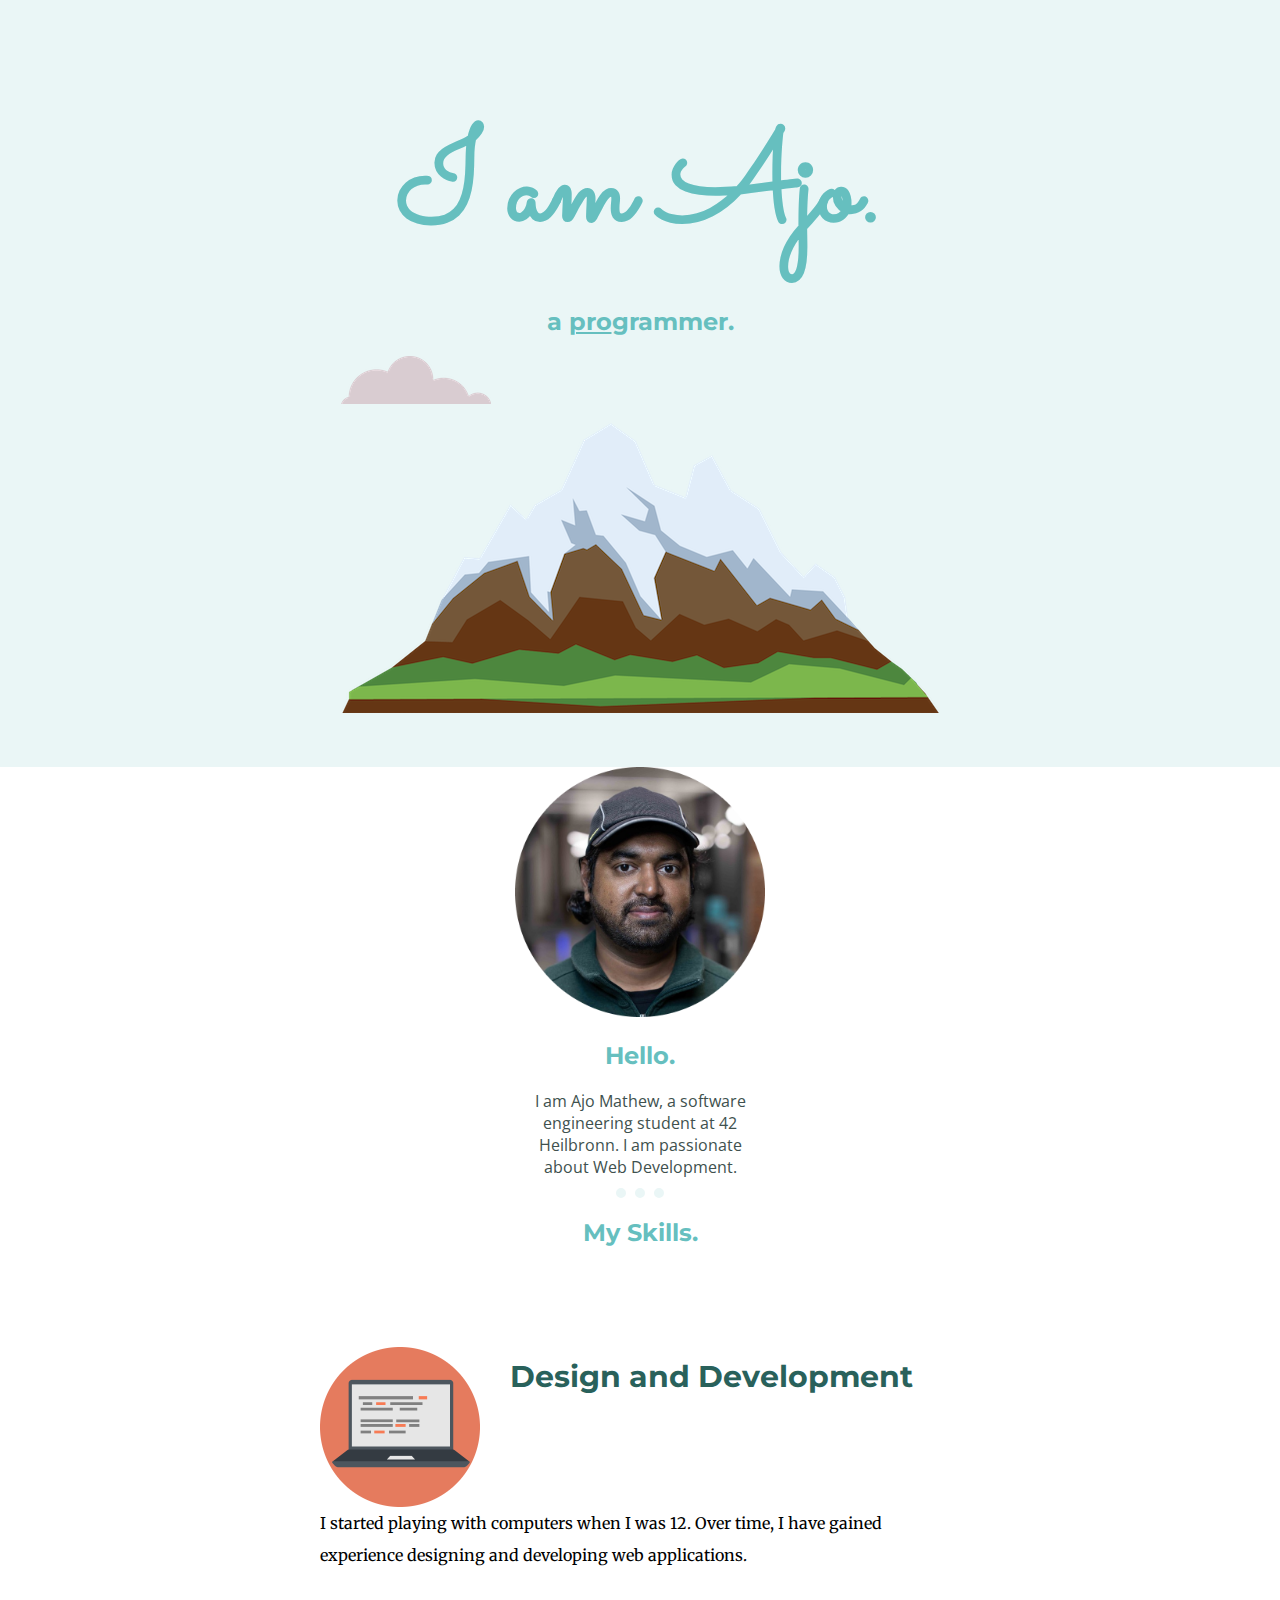
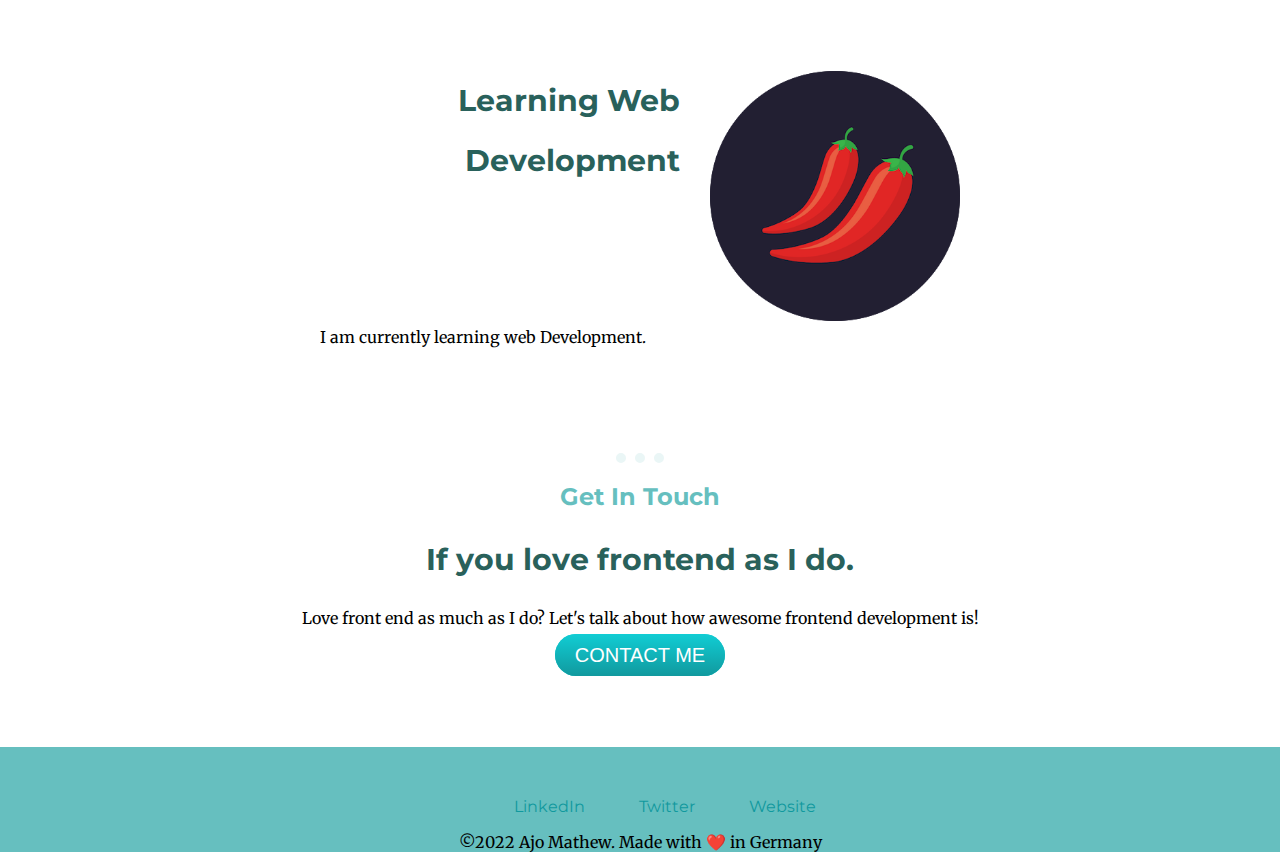
<file: index.html>
<!DOCTYPE html>
<html lang="en">
<head>
    <meta charset="UTF-8">
    <meta http-equiv="X-UA-Compatible" content="IE=edge">
    <meta name="viewport" content="width=device-width, initial-scale=1.0">
    <link rel='stylesheet' href='index.css' type='text/css' />

    <link rel="preconnect" href="https://fonts.googleapis.com">
    <link rel="preconnect" href="https://fonts.gstatic.com" crossorigin>

    <link href="https://fonts.googleapis.com/css2?family=DM+Sans&display=swap" rel="stylesheet">
    <link href="https://fonts.googleapis.com/css2?family=Beth+Ellen&family=DM+Sans&display=swap" rel="stylesheet">
    <link href="https://fonts.googleapis.com/css2?family=Beth+Ellen&family=DM+Sans&family=Sacramento&display=swap" rel="stylesheet">
    <link href="https://fonts.googleapis.com/css2?family=Beth+Ellen&family=DM+Sans&family=Montserrat:wght@300&family=Sacramento&display=swap" rel="stylesheet">
    <link href="https://fonts.googleapis.com/css2?family=Beth+Ellen&family=DM+Sans&family=Merriweather&family=Montserrat:wght@300&family=Sacramento&display=swap" rel="stylesheet">
    <link href="https://fonts.googleapis.com/css2?family=Open+Sans&family=Ovo&display=swap" rel="stylesheet">
    <link href="https://fonts.googleapis.com/css2?family=Open+Sans&family=Ovo&family=Roboto&family=Source+Sans+Pro&display=swap" rel="stylesheet">
    <link href="https://fonts.googleapis.com/css2?family=Lato&family=Open+Sans&family=Ovo&family=Roboto&family=Source+Sans+Pro&display=swap" rel="stylesheet">
    <title>Ajo Mathew</title>
</head>
<body>
    <div class="top-container">
        <img class="top-cloud" src="images/cloud.png" alt="a picture of a cloud">
        <h1>I am Ajo.</h1>
        <h2>a <span>pro</span>grammer.</h2>
        <img class="bottom-cloud" src="images/cloud.png" alt="a picture of a cloud">
        <img src="images/mountain.png" alt="picture of a mountain">
    </div>
    <div class="middle-container">
        <div class="profile">
          <img src="images/ajo_circle.png" alt="profile picture of the ajo mathew" width="250" height="250">
          <h2>Hello.</h2>
        <p class="p-class">I am Ajo Mathew, a software engineering student at 42 Heilbronn. I am passionate about Web Development.</p>
        </div>
        <hr>
        <div class="skills">
          <h2>My Skills.</h2>
          <div class="skill-row">
            <img class="computer" src="images/computer-modified.png" alt="picture of a computer">
            <h3>Design and Development</h3>
            <p class="design-text">I started playing with computers when I was 12. Over time, I have gained experience designing and developing web applications.</p>
          </div>
          <div class="skill-row">
            <img class="chillies" src="images/chillies.png" alt="image of a chilli">
            <h3 class="learn-text">Learning Web Development</h3>
            <p class="skill-text">I am currently learning web Development.</p>
          </div>
        </div>
        <hr>
        <div class="contact-me">
          <h2>Get In Touch</h2>
          <h3>If you love frontend as I do.</h3>
          <p>Love front end as much as I do? Let's talk about how awesome frontend development is!</p>
          <a class="btn" href="mailto:name@email.com">CONTACT ME</a>
        </div>
      </div>

      <br>
      <br>
      <br>
      <br>
      <div class="bottom-container">
        <a class="footer-link" href="https://www.linkedin.com/in/mathew-ajo/">LinkedIn</a>
        <a class="footer-link" href="https://twitter.com/">Twitter</a>
        <a class="footer-link" href="https://mathewajo.github.io/cv/">Website</a>
        <p>©2022 Ajo Mathew. Made with ❤️ in Germany</p>
      </div>

</body>
</html>
</file>
<file: index.css>
/*********************************************************/
/*  Font Heading : Montserrat                            */
/*  Header Size  : 30px                                  */
/*  Font body    : Open Sans                             */
/*  Body Size    : 16px                                  */
/*********************************************************/

body {
    margin: 0px;
    text-align: center;
    font-family: 'Merriweather', serif;
}

h1 {
    font-size: 8rem; /* 100% = 16px = 1em */
    font-family: 'Sacramento', cursive;
    margin: 50px auto 0 auto;
    color: #66BFBF;
}

h2 {
    font-family: 'Montserrat', sans-serif;
    /* font-size: 2.5rem;  */
    color: #66BFBF;
    /* line-height: 2; */
}

h3 {
    font-family: 'Montserrat', sans-serif;
    font-size: 30px;
    color: #29615B;
}

.p-class {
    font-family: 'Open Sans', sans-serif;
    color: #40514E;
	width: 19%;
	margin: 10px auto;
}
span {
    text-decoration: underline;
}

hr {
    size: 3px;
    width: 3.7%;
    border-top: 10px dotted #EAF6F6;
    border-bottom: none;
    border-right: none;
    border-left: none;
}

.computer {
    width: 25%;
    height: 25%;
    float: left;
    margin-right: 30px;
}

.chillies {
    width: 250px;
    height: 250px;
    float: right;
    margin-left: 30px;
}
.design-text {
    clear: left;
}

.skill-text {
    clear: right;
}

.learn-text {
    text-align: right;
}
.skill-row {
    width: 50%;
    margin: 100px auto 100px auto;
    text-align: left;
    line-height: 2;
}

a {
    text-align: center;
    color: white;
    font-family: 'Montserrat', sans-serif;
    margin: 50px auto 0 auto;

}
.top-container {
    background-color: #EAF6F6;
    position: relative;
    padding: 50px;

}

.top-cloud {
    position: absolute;
    top: 25px;
    left: 1400px;
}

.bottom-cloud {
    position: absolute;

}

.middle-container {

}

.bottom-container {
	background-color: #66BFBF;
}

.footer-link {
   text-decoration-line: none;
   color: #11999e;
	display: inline-block;
	text-align: center;
	text-indent: 50px;

}

.footer-link:hover {
	color: white;
}

.btn {
    background: #11cdd4;
    background-image: -webkit-linear-gradient(top, #11cdd4, #11999e);
    background-image: -moz-linear-gradient(top, #11cdd4, #11999e);
    background-image: -ms-linear-gradient(top, #11cdd4, #11999e);
    background-image: -o-linear-gradient(top, #11cdd4, #11999e);
    background-image: linear-gradient(to bottom, #11cdd4, #11999e);
    -webkit-border-radius: 28;
    -moz-border-radius: 28;
    border-radius: 28px;
    font-family: Arial;
    color: #ffffff;
    font-size: 20px;
    padding: 10px 20px 10px 20px;
    text-decoration: none;
  }

  .btn:hover {
    background: #30e3cb;
    background-image: -webkit-linear-gradient(top, #30e3cb, #2bc4ad);
    background-image: -moz-linear-gradient(top, #30e3cb, #2bc4ad);
    background-image: -ms-linear-gradient(top, #30e3cb, #2bc4ad);
    background-image: -o-linear-gradient(top, #30e3cb, #2bc4ad);
    background-image: linear-gradient(to bottom, #30e3cb, #2bc4ad);
    text-decoration: none;
  }
</file>
